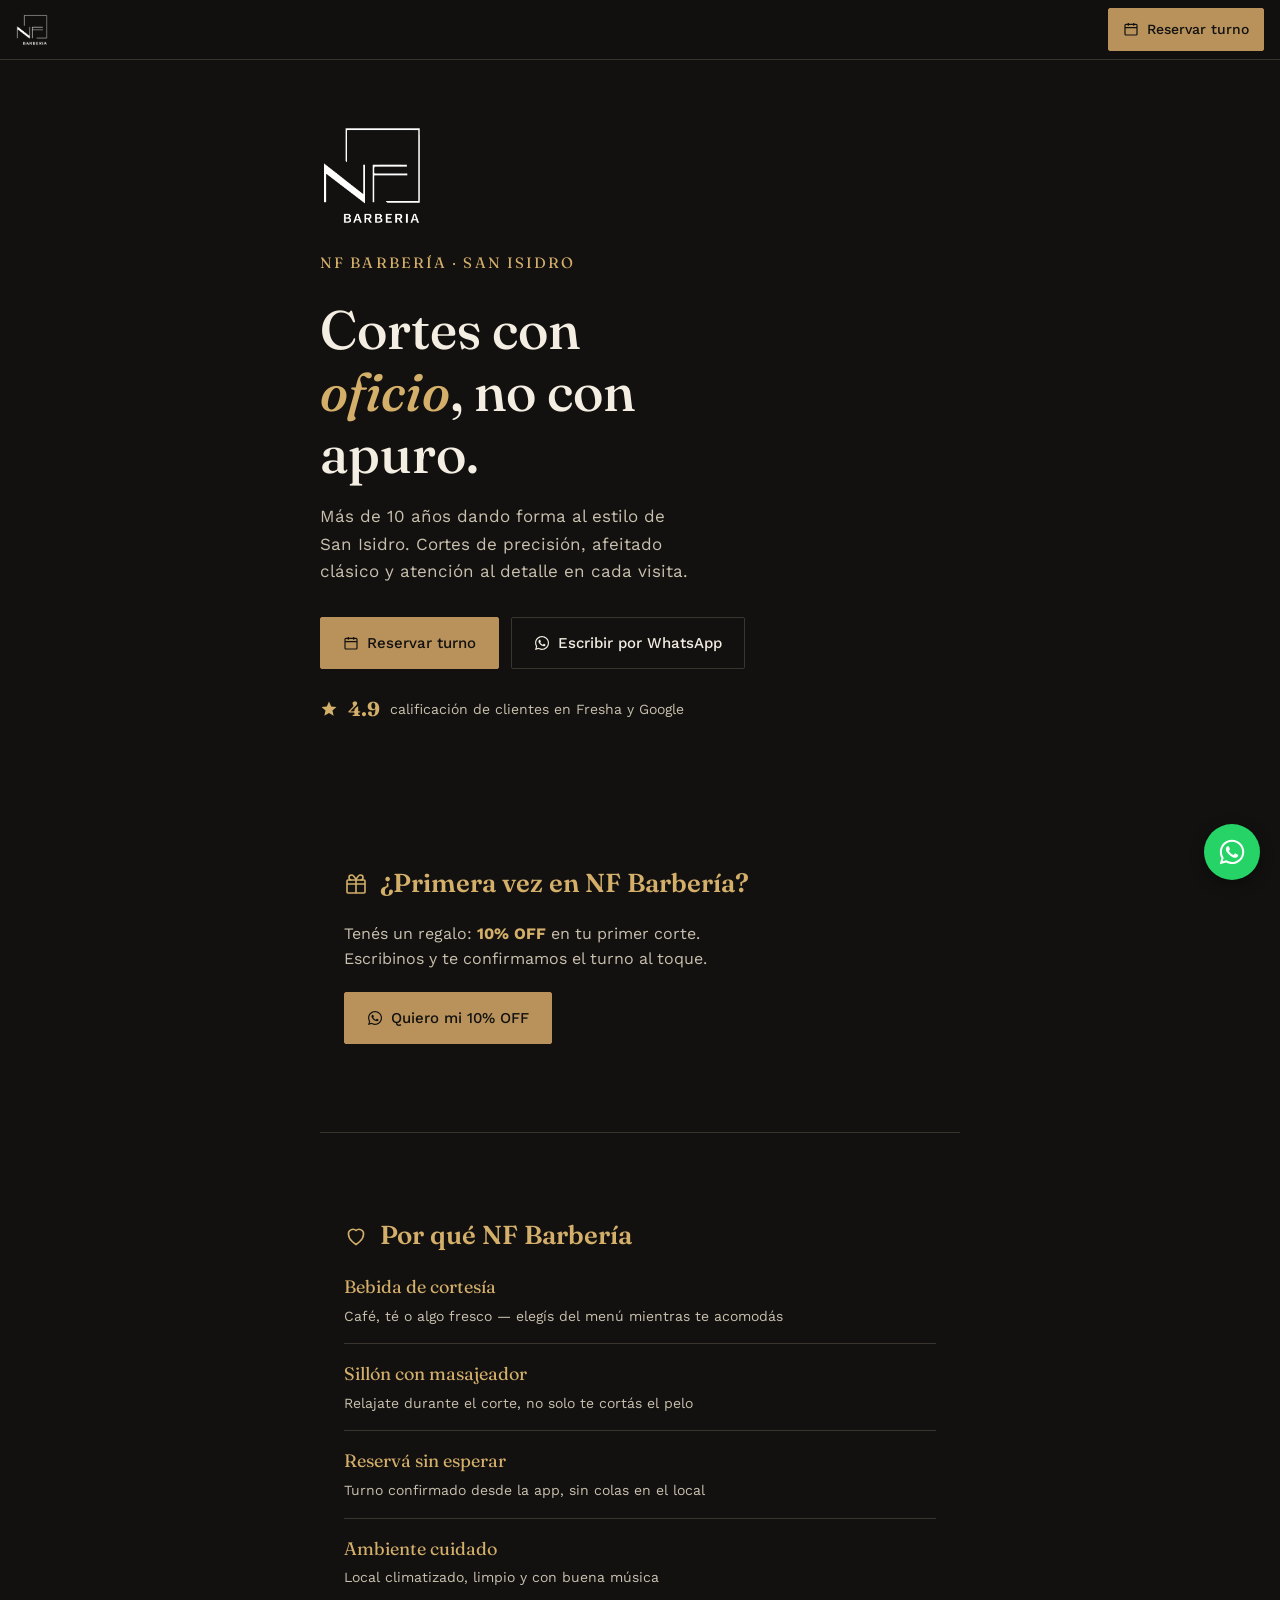
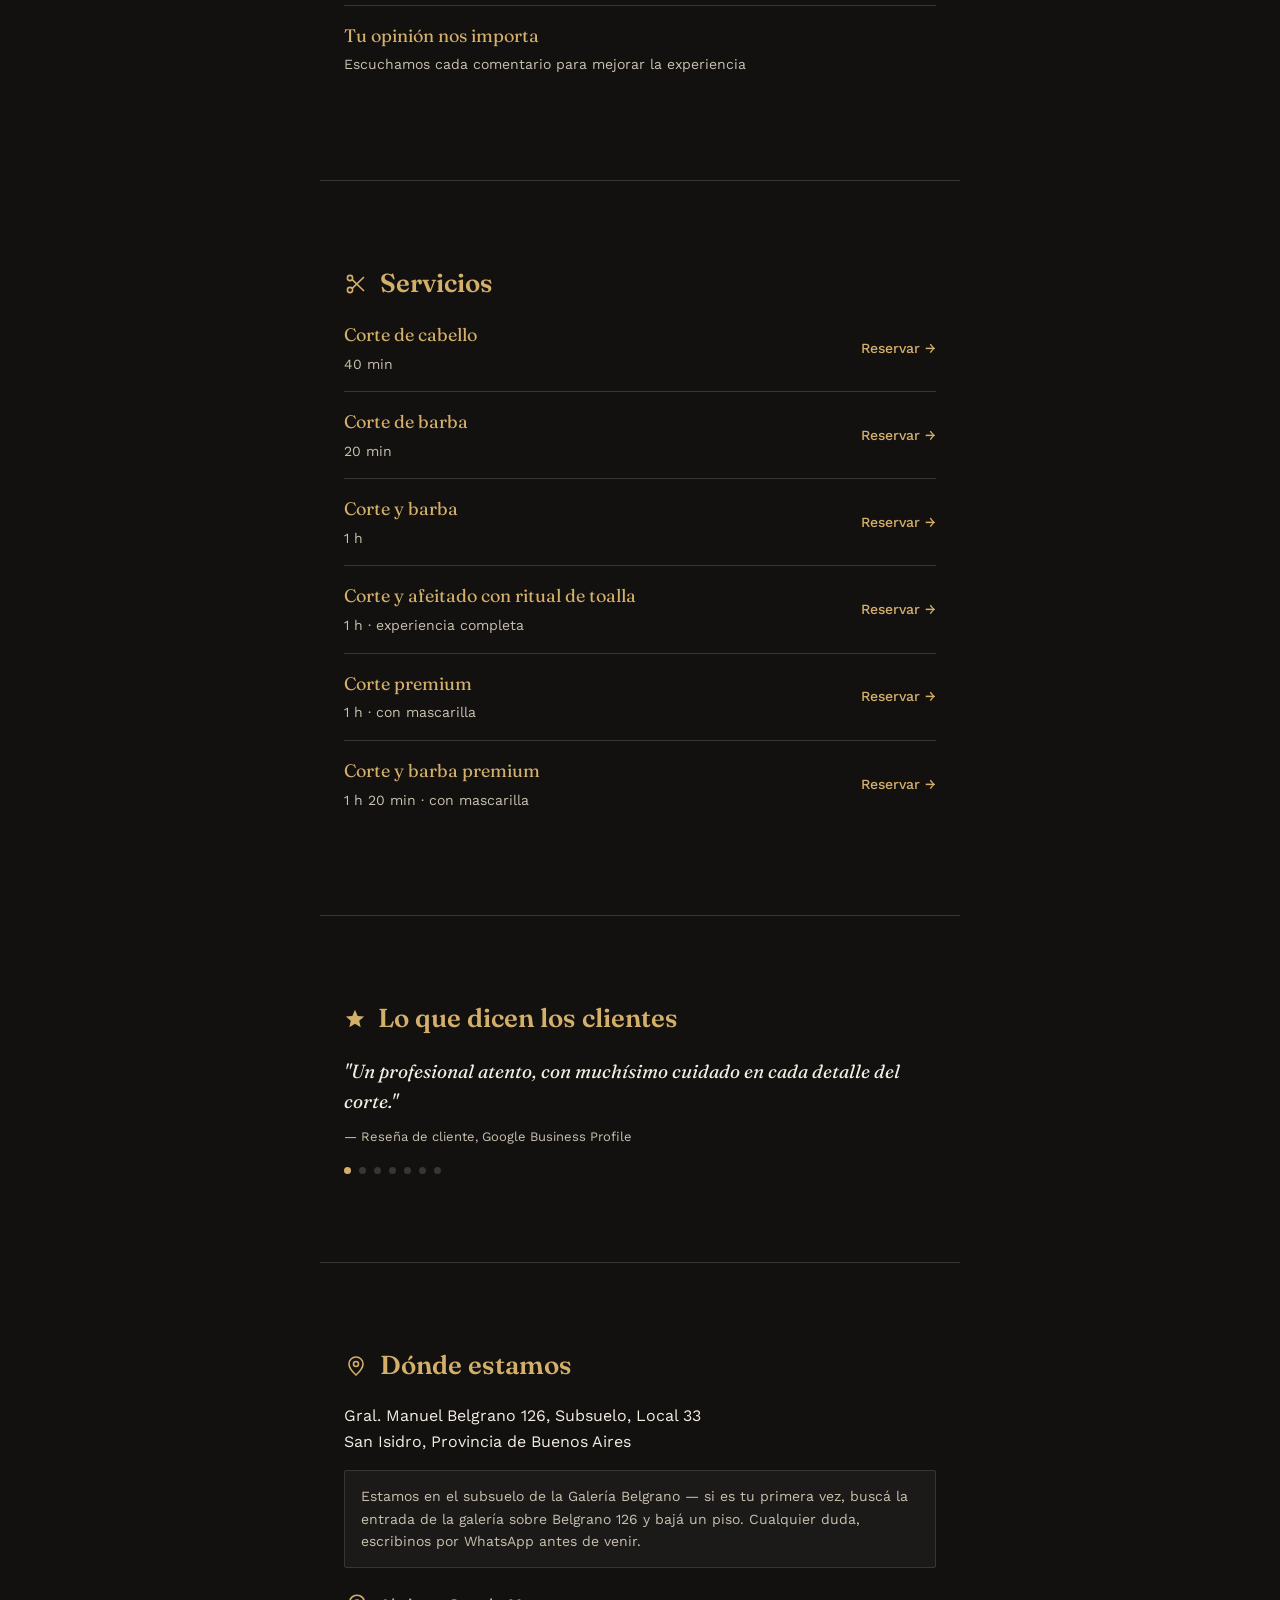
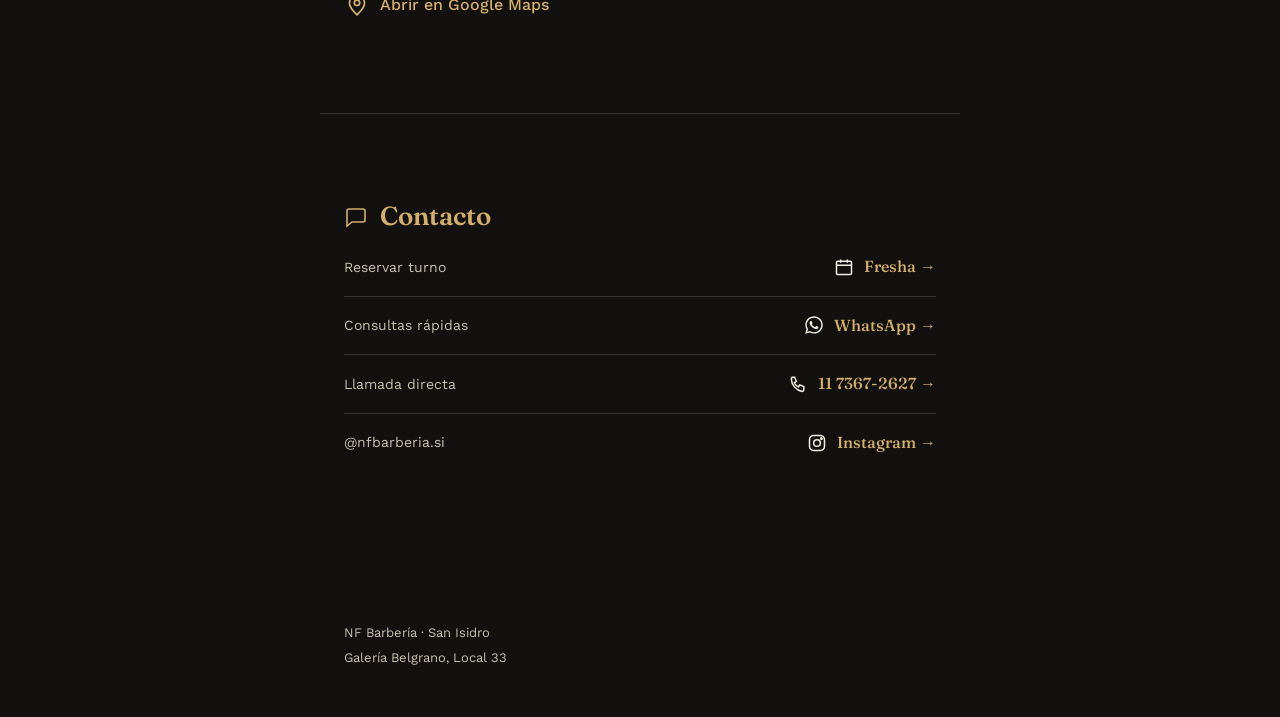
<file: index.html>
<!DOCTYPE html>
<html lang="es">
<head>

<script>(function(w,d,s,l,i){w[l]=w[l]||[];w[l].push({'gtm.start':
new Date().getTime(),event:'gtm.js'});var f=d.getElementsByTagName(s)[0],
j=d.createElement(s),dl=l!='dataLayer'?'&l='+l:'';j.async=true;j.src=
'https://www.googletagmanager.com/gtm.js?id='+i+dl;f.parentNode.insertBefore(j,f);
})(window,document,'script','dataLayer','GTM-MN6VZDSJ');</script>

<meta charset="UTF-8">
<meta name="viewport" content="width=device-width, initial-scale=1, viewport-fit=cover">
<meta name="theme-color" content="#121110">
<meta name="robots" content="index, follow">
<title>NF Barbería San Isidro | Corte, Barba y Afeitado Clásico</title>
<meta name="description" content="Barbería en San Isidro con +10 años de experiencia. Cortes de precisión, barba y afeitado con ritual de toalla. 4.9★ (305 reseñas). Reservá tu turno online.">
<meta name="keywords" content="barbería San Isidro, corte de pelo San Isidro, barbero San Isidro, afeitado clásico, NF Barbería">
<meta name="author" content="NF Barbería">

<link rel="canonical" href="https://nicolasflorio1105.github.io/Nfbarberia/">

<meta property="og:type" content="business.business">
<meta property="og:title" content="NF Barbería San Isidro | Cortes con oficio, no con apuro">
<meta property="og:description" content="Más de 10 años de experiencia. Cortes de precisión, barba y afeitado clásico en Galería Belgrano, San Isidro. 4.9★. Reservá tu turno.">
<meta property="og:url" content="https://nicolasflorio1105.github.io/Nfbarberia/">
<meta property="og:locale" content="es_AR">
<meta property="og:site_name" content="NF Barbería">
<meta property="og:image" content="https://nicolasflorio1105.github.io/Nfbarberia/assets/img/og-cover.jpg">
<meta property="og:image:width" content="1200">
<meta property="og:image:height" content="630">
<meta name="twitter:card" content="summary_large_image">
<meta name="twitter:title" content="NF Barbería San Isidro">
<meta name="twitter:description" content="Cortes con oficio, no con apuro. Más de 10 años de experiencia en San Isidro.">
<meta name="twitter:image" content="https://nicolasflorio1105.github.io/Nfbarberia/assets/img/og-cover.jpg">

<link rel="icon" type="image/png" sizes="32x32" href="assets/img/favicon-32.png">
<link rel="icon" type="image/png" sizes="16x16" href="assets/img/favicon-16.png">
<link rel="apple-touch-icon" sizes="180x180" href="assets/img/apple-touch-icon.png">
<link rel="icon" href="assets/img/favicon.ico">

<link rel="preconnect" href="https://fonts.googleapis.com">
<link rel="preconnect" href="https://fonts.gstatic.com" crossorigin>
<link href="https://fonts.googleapis.com/css2?family=Fraunces:opsz,wght@9..144,400;9..144,500;9..144,600&family=Work+Sans:wght@400;500;600&display=swap" rel="stylesheet">

<link rel="stylesheet" href="css/variables.css">
<link rel="stylesheet" href="css/base.css">
<link rel="stylesheet" href="css/components.css">
<link rel="stylesheet" href="css/sections.css">

<script type="application/ld+json">
{
  "@context": "https://schema.org",
  "@type": "HairSalon",
  "name": "NF Barbería",
  "image": "https://nicolasflorio1105.github.io/Nfbarberia/assets/img/og-cover.jpg",
  "logo": "https://nicolasflorio1105.github.io/Nfbarberia/assets/img/logo.png",
  "url": "https://nicolasflorio1105.github.io/Nfbarberia/",
  "telephone": "+5491173672627",
  "priceRange": "$$",
  "address": {
    "@type": "PostalAddress",
    "streetAddress": "Gral. Manuel Belgrano 126, Subsuelo, Local 33",
    "addressLocality": "San Isidro",
    "addressRegion": "Buenos Aires",
    "postalCode": "B1642",
    "addressCountry": "AR"
  },
  "aggregateRating": {
    "@type": "AggregateRating",
    "ratingValue": "4.9",
    "reviewCount": "305"
  },
  "potentialAction": {
    "@type": "ReserveAction",
    "target": {
      "@type": "EntryPoint",
      "urlTemplate": "https://www.fresha.com/a/nf-barberia-san-isidro-general-manuel-belgrano-126-txnyiawe",
      "actionPlatform": [
        "http://schema.org/DesktopWebPlatform",
        "http://schema.org/MobileWebPlatform"
      ]
    },
    "result": {
      "@type": "Reservation",
      "name": "Reserva de turno en NF Barbería"
    }
  },
  "sameAs": [
    "https://www.instagram.com/nfbarberia.si/",
    "https://www.fresha.com/a/nf-barberia-san-isidro-general-manuel-belgrano-126-txnyiawe"
  ]
}
</script>

<script>
!function(f,b,e,v,n,t,s)
{if(f.fbq)return;n=f.fbq=function(){n.callMethod?
n.callMethod.apply(n,arguments):n.queue.push(arguments)};
if(!f._fbq)f._fbq=n;n.push=n;n.loaded=!0;n.version='2.0';
n.queue=[];t=b.createElement(e);t.async=!0;
t.src=v;s=b.getElementsByTagName(e)[0];
s.parentNode.insertBefore(t,s)}(window, document,'script',
'https://connect.facebook.net/en_US/fbevents.js');
fbq('init', '145715509573562');
fbq('track', 'PageView');
</script>
<noscript><img height="1" width="1" style="display:none"
src="https://www.facebook.com/tr?id=145715509573562&ev=PageView&noscript=1"
/></noscript>

</head>
<body>

<noscript><iframe src="https://www.googletagmanager.com/ns.html?id=GTM-MN6VZDSJ"
height="0" width="0" style="display:none;visibility:hidden"></iframe></noscript>

<a class="skip-link" href="#main-content">Saltar al contenido principal</a>

<div class="sticky-cta-bar">
  <img class="sticky-cta-bar__brand" src="assets/img/logo.png" alt="NF Barbería" width="120" height="119">
  <div class="sticky-cta-bar__actions">
    <a class="btn btn-solid btn-compact js-track-reservar"
       data-origen="barra_fija"
       href="https://www.fresha.com/a/nf-barberia-san-isidro-general-manuel-belgrano-126-txnyiawe"
       target="_blank" rel="noopener">
      <svg viewBox="0 0 24 24" fill="none" stroke="currentColor" stroke-width="1.8" aria-hidden="true"><rect x="3" y="5" width="18" height="16" rx="1.5"/><path d="M3 10h18M8 3v4M16 3v4"/></svg>
      <span class="btn-label">Reservar turno</span>
    </a>
  </div>
</div>

<a class="whatsapp-float js-track-whatsapp" data-origen="flotante"
   href="https://wa.me/5491173672627" target="_blank" rel="noopener"
   aria-label="Escribir por WhatsApp">
  <svg viewBox="0 0 448 512" fill="currentColor" aria-hidden="true"><path d="M380.9 97.1C339 55.1 283.2 32 223.9 32c-122.4 0-222 99.6-222 222 0 39.1 10.2 77.3 29.6 111L0 480l117.7-30.9c32.4 17.7 68.9 27 106.1 27h.1c122.3 0 224.1-99.6 224.1-222 0-59.3-25.2-115-67.1-157zm-157 341.6c-33.2 0-65.7-8.9-94-25.7l-6.7-4-69.8 18.3L72 359.2l-4.4-7c-18.5-29.4-28.2-63.3-28.2-98.2 0-101.7 82.8-184.5 184.6-184.5 49.3 0 95.6 19.2 130.4 54.1 34.8 34.9 56.2 81.2 56.1 130.5 0 101.8-84.9 184.6-186.6 184.6zm101.2-138.2c-5.5-2.8-32.8-16.2-37.9-18-5.1-1.9-8.8-2.8-12.5 2.8-3.7 5.6-14.3 18-17.6 21.8-3.2 3.7-6.5 4.2-12 1.4-32.6-16.3-54-29.1-75.5-66-5.7-9.8 5.7-9.1 16.3-30.3 1.8-3.7.9-6.9-.5-9.7-1.4-2.8-12.5-30.1-17.1-41.2-4.5-10.8-9.1-9.3-12.5-9.5-3.2-.2-6.9-.2-10.6-.2-3.7 0-9.7 1.4-14.8 6.9-5.1 5.6-19.4 19-19.4 46.3 0 27.3 19.9 53.7 22.6 57.4 2.8 3.7 39.1 59.7 94.8 83.8 35.2 15.2 49 16.5 66.6 13.9 10.7-1.6 32.8-13.4 37.4-26.4 4.6-13 4.6-24.1 3.2-26.4-1.3-2.5-5-3.9-10.5-6.6z"/></svg>
</a>

<main id="main-content">

  <header class="hero wrap reveal">
    <img class="hero__logo" src="assets/img/logo.png" alt="NF Barbería" width="104" height="103">
    <p class="hero__mark">NF BARBERÍA · SAN ISIDRO</p>
    <h1 class="hero__title">Cortes con <em>oficio</em>, no con apuro.</h1>
    <p class="hero__lede">Más de 10 años dando forma al estilo de San Isidro. Cortes de precisión, afeitado clásico y atención al detalle en cada visita.</p>
    <div class="hero__cta">
      <a class="btn btn-solid js-track-reservar" data-origen="hero"
         href="https://www.fresha.com/a/nf-barberia-san-isidro-general-manuel-belgrano-126-txnyiawe"
         target="_blank" rel="noopener">
        <svg viewBox="0 0 24 24" fill="none" stroke="currentColor" stroke-width="1.8" aria-hidden="true"><rect x="3" y="5" width="18" height="16" rx="1.5"/><path d="M3 10h18M8 3v4M16 3v4"/></svg>
        Reservar turno
      </a>
      <a class="btn btn-outline js-track-whatsapp" data-origen="hero"
         href="https://wa.me/5491173672627"
         target="_blank" rel="noopener">
        <svg viewBox="0 0 448 512" fill="currentColor" aria-hidden="true" style="width:16px;height:16px;"><path d="M380.9 97.1C339 55.1 283.2 32 223.9 32c-122.4 0-222 99.6-222 222 0 39.1 10.2 77.3 29.6 111L0 480l117.7-30.9c32.4 17.7 68.9 27 106.1 27h.1c122.3 0 224.1-99.6 224.1-222 0-59.3-25.2-115-67.1-157zm-157 341.6c-33.2 0-65.7-8.9-94-25.7l-6.7-4-69.8 18.3L72 359.2l-4.4-7c-18.5-29.4-28.2-63.3-28.2-98.2 0-101.7 82.8-184.5 184.6-184.5 49.3 0 95.6 19.2 130.4 54.1 34.8 34.9 56.2 81.2 56.1 130.5 0 101.8-84.9 184.6-186.6 184.6zm101.2-138.2c-5.5-2.8-32.8-16.2-37.9-18-5.1-1.9-8.8-2.8-12.5 2.8-3.7 5.6-14.3 18-17.6 21.8-3.2 3.7-6.5 4.2-12 1.4-32.6-16.3-54-29.1-75.5-66-5.7-9.8 5.7-9.1 16.3-30.3 1.8-3.7.9-6.9-.5-9.7-1.4-2.8-12.5-30.1-17.1-41.2-4.5-10.8-9.1-9.3-12.5-9.5-3.2-.2-6.9-.2-10.6-.2-3.7 0-9.7 1.4-14.8 6.9-5.1 5.6-19.4 19-19.4 46.3 0 27.3 19.9 53.7 22.6 57.4 2.8 3.7 39.1 59.7 94.8 83.8 35.2 15.2 49 16.5 66.6 13.9 10.7-1.6 32.8-13.4 37.4-26.4 4.6-13 4.6-24.1 3.2-26.4-1.3-2.5-5-3.9-10.5-6.6z"/></svg>
        Escribir por WhatsApp
      </a>
    </div>
    <div class="rating hero__rating">
      <svg class="icon" viewBox="0 0 24 24" fill="currentColor" aria-hidden="true"><path d="M12 2l2.9 6.6 7.1.7-5.4 4.7 1.6 7-6.2-3.7-6.2 3.7 1.6-7-5.4-4.7 7.1-.7z"/></svg>
      <strong>4.9</strong>
      <span>calificación de clientes en Fresha y Google</span>
    </div>
  </header>

  <section class="wrap reveal" id="promo-nuevos">
    <h2 class="h2" style="display:flex; align-items:center; gap:12px;">
      <svg viewBox="0 0 24 24" fill="none" stroke="currentColor" stroke-width="1.6" style="width:24px;height:24px;color:var(--color-gold-bright); flex-shrink:0;" aria-hidden="true"><rect x="3" y="8" width="18" height="13" rx="1"/><path d="M3 12h18M12 8v13M7.5 8a2.5 2.5 0 010-5C10 3 12 8 12 8s2-5 4.5-5a2.5 2.5 0 010 5"/></svg>
      ¿Primera vez en NF Barbería?
    </h2>
    <p class="section-lede">Tenés un regalo: <strong style="color:var(--color-gold-bright);">10% OFF</strong> en tu primer corte. Escribinos y te confirmamos el turno al toque.</p>
    <a class="btn btn-solid js-track-whatsapp" data-origen="promo_primera_vez"
       href="https://wa.me/5491173672627?text=Hola%21%20Es%20mi%20primera%20vez%20en%20NF%20Barber%C3%ADa%20y%20quiero%20reservar%20con%20el%20c%C3%B3digo%20PRIMERANF10%20%2810%25%20OFF%29%20%F0%9F%8E%89"
       target="_blank" rel="noopener">
      <svg viewBox="0 0 448 512" fill="currentColor" aria-hidden="true" style="width:16px;height:16px;"><path d="M380.9 97.1C339 55.1 283.2 32 223.9 32c-122.4 0-222 99.6-222 222 0 39.1 10.2 77.3 29.6 111L0 480l117.7-30.9c32.4 17.7 68.9 27 106.1 27h.1c122.3 0 224.1-99.6 224.1-222 0-59.3-25.2-115-67.1-157zm-157 341.6c-33.2 0-65.7-8.9-94-25.7l-6.7-4-69.8 18.3L72 359.2l-4.4-7c-18.5-29.4-28.2-63.3-28.2-98.2 0-101.7 82.8-184.5 184.6-184.5 49.3 0 95.6 19.2 130.4 54.1 34.8 34.9 56.2 81.2 56.1 130.5 0 101.8-84.9 184.6-186.6 184.6zm101.2-138.2c-5.5-2.8-32.8-16.2-37.9-18-5.1-1.9-8.8-2.8-12.5 2.8-3.7 5.6-14.3 18-17.6 21.8-3.2 3.7-6.5 4.2-12 1.4-32.6-16.3-54-29.1-75.5-66-5.7-9.8 5.7-9.1 16.3-30.3 1.8-3.7.9-6.9-.5-9.7-1.4-2.8-12.5-30.1-17.1-41.2-4.5-10.8-9.1-9.3-12.5-9.5-3.2-.2-6.9-.2-10.6-.2-3.7 0-9.7 1.4-14.8 6.9-5.1 5.6-19.4 19-19.4 46.3 0 27.3 19.9 53.7 22.6 57.4 2.8 3.7 39.1 59.7 94.8 83.8 35.2 15.2 49 16.5 66.6 13.9 10.7-1.6 32.8-13.4 37.4-26.4 4.6-13 4.6-24.1 3.2-26.4-1.3-2.5-5-3.9-10.5-6.6z"/></svg>
      Quiero mi 10% OFF
    </a>
  </section>

  <section class="wrap reveal" id="por-que">
    <h2 class="h2" style="display:flex; align-items:center; gap:12px;">
      <svg viewBox="0 0 24 24" fill="none" stroke="currentColor" stroke-width="1.6" style="width:24px;height:24px;color:var(--color-gold-bright); flex-shrink:0;" aria-hidden="true"><path d="M12 20.5s-7.5-4.6-7.5-10A4.5 4.5 0 0112 6.5a4.5 4.5 0 017.5 4c0 5.4-7.5 10-7.5 10z"/></svg>
      Por qué NF Barbería
    </h2>
    <div class="row-list">
      <div class="row-item">
        <div><div class="row-title">Bebida de cortesía</div><div class="row-note">Café, té o algo fresco — elegís del menú mientras te acomodás</div></div>
      </div>
      <div class="row-item">
        <div><div class="row-title">Sillón con masajeador</div><div class="row-note">Relajate durante el corte, no solo te cortás el pelo</div></div>
      </div>
      <div class="row-item">
        <div><div class="row-title">Reservá sin esperar</div><div class="row-note">Turno confirmado desde la app, sin colas en el local</div></div>
      </div>
      <div class="row-item">
        <div><div class="row-title">Ambiente cuidado</div><div class="row-note">Local climatizado, limpio y con buena música</div></div>
      </div>
      <div class="row-item">
        <div><div class="row-title">Tu opinión nos importa</div><div class="row-note">Escuchamos cada comentario para mejorar la experiencia</div></div>
      </div>
    </div>
  </section>

  <section class="wrap reveal" id="servicios">
    <h2 class="h2" style="display:flex; align-items:center; gap:12px;">
      <svg viewBox="0 0 24 24" fill="none" stroke="currentColor" stroke-width="1.6" style="width:24px;height:24px;color:var(--color-gold-bright); flex-shrink:0;" aria-hidden="true"><circle cx="6" cy="6" r="2.6"/><circle cx="6" cy="18" r="2.6"/><path d="M8.2 7.6L20 19M20 5L8.2 16.4"/></svg>
      Servicios
    </h2>
    <div class="row-list">
      <div class="row-item">
        <div><div class="row-title">Corte de cabello</div><div class="row-note">40 min</div></div>
        <a class="row-link js-track-reservar" data-origen="servicios" href="https://www.fresha.com/a/nf-barberia-san-isidro-general-manuel-belgrano-126-txnyiawe" target="_blank" rel="noopener">Reservar →</a>
      </div>
      <div class="row-item">
        <div><div class="row-title">Corte de barba</div><div class="row-note">20 min</div></div>
        <a class="row-link js-track-reservar" data-origen="servicios" href="https://www.fresha.com/a/nf-barberia-san-isidro-general-manuel-belgrano-126-txnyiawe" target="_blank" rel="noopener">Reservar →</a>
      </div>
      <div class="row-item">
        <div><div class="row-title">Corte y barba</div><div class="row-note">1 h</div></div>
        <a class="row-link js-track-reservar" data-origen="servicios" href="https://www.fresha.com/a/nf-barberia-san-isidro-general-manuel-belgrano-126-txnyiawe" target="_blank" rel="noopener">Reservar →</a>
      </div>
      <div class="row-item">
        <div><div class="row-title">Corte y afeitado con ritual de toalla</div><div class="row-note">1 h · experiencia completa</div></div>
        <a class="row-link js-track-reservar" data-origen="servicios" href="https://www.fresha.com/a/nf-barberia-san-isidro-general-manuel-belgrano-126-txnyiawe" target="_blank" rel="noopener">Reservar →</a>
      </div>
      <div class="row-item">
        <div><div class="row-title">Corte premium</div><div class="row-note">1 h · con mascarilla</div></div>
        <a class="row-link js-track-reservar" data-origen="servicios" href="https://www.fresha.com/a/nf-barberia-san-isidro-general-manuel-belgrano-126-txnyiawe" target="_blank" rel="noopener">Reservar →</a>
      </div>
      <div class="row-item">
        <div><div class="row-title">Corte y barba premium</div><div class="row-note">1 h 20 min · con mascarilla</div></div>
        <a class="row-link js-track-reservar" data-origen="servicios" href="https://www.fresha.com/a/nf-barberia-san-isidro-general-manuel-belgrano-126-txnyiawe" target="_blank" rel="noopener">Reservar →</a>
      </div>
    </div>
  </section>

  <section class="wrap reveal" id="resenas">
    <h2 class="h2" style="display:flex; align-items:center; gap:12px;">
      <svg viewBox="0 0 24 24" fill="currentColor" style="width:22px;height:22px;color:var(--color-gold-bright); flex-shrink:0;" aria-hidden="true"><path d="M12 2l2.9 6.6 7.1.7-5.4 4.7 1.6 7-6.2-3.7-6.2 3.7 1.6-7-5.4-4.7 7.1-.7z"/></svg>
      Lo que dicen los clientes
    </h2>
    <div class="review-carousel" id="reviewCarousel">
      <div class="review-track">
        <div class="review-slide">
          <p class="quote">"Un profesional atento, con muchísimo cuidado en cada detalle del corte."</p>
          <p class="quote-src">— Reseña de cliente, Google Business Profile</p>
        </div>
        <div class="review-slide">
          <p class="quote">"Se nota el buen trato y las ganas de que salgas conforme."</p>
          <p class="quote-src">— Reseña de cliente, Fresha</p>
        </div>
        <div class="review-slide">
          <p class="quote">"Muy atento y amigable, todo ordenado y prolijo. Súper recomendable."</p>
          <p class="quote-src">— Ezequiel, reseña en Google</p>
        </div>
        <div class="review-slide">
          <p class="quote">"Es un genio Nicolás. Súper detallista. Lo recomiendo a full."</p>
          <p class="quote-src">— Pablo, reseña en Google</p>
        </div>
        <div class="review-slide">
          <p class="quote">"Un corte y detalle perfecto. Verdaderamente muy buen lugar, 10 puntos."</p>
          <p class="quote-src">— Reseña de cliente, Google</p>
        </div>
        <div class="review-slide">
          <p class="quote">"Un capo. Nunca escribo reseñas, pero esta no pude evitarla. 100% recomendable."</p>
          <p class="quote-src">— Reseña de cliente, Google</p>
        </div>
        <div class="review-slide">
          <p class="quote">"La mejor barbería de la zona por lejos. Precio, calidad y buena onda."</p>
          <p class="quote-src">— Reseña de cliente, Google</p>
        </div>
      </div>
      <div class="review-dots" id="reviewDots"></div>
    </div>
  </section>

  <section class="wrap reveal" id="ubicacion">
    <h2 class="h2" style="display:flex; align-items:center; gap:12px;">
      <svg viewBox="0 0 24 24" fill="none" stroke="currentColor" stroke-width="1.6" style="width:24px;height:24px;color:var(--color-gold-bright); flex-shrink:0;" aria-hidden="true"><path d="M12 21s-7-6.2-7-11a7 7 0 0114 0c0 4.8-7 11-7 11z"/><circle cx="12" cy="10" r="2.5"/></svg>
      Dónde estamos
    </h2>
    <p>Gral. Manuel Belgrano 126, Subsuelo, Local 33</p>
    <p>San Isidro, Provincia de Buenos Aires</p>
    <div class="location-note">
      Estamos en el subsuelo de la Galería Belgrano — si es tu primera vez, buscá la entrada de la galería sobre Belgrano 126 y bajá un piso. Cualquier duda, escribinos por WhatsApp antes de venir.
    </div>
    <div class="map-frame">
      <a class="map-cta" href="https://www.google.com/maps/search/?api=1&query=General+Manuel+Belgrano+126+San+Isidro" target="_blank" rel="noopener">
        <svg viewBox="0 0 24 24" fill="none" stroke="currentColor" stroke-width="1.6" style="width:26px;height:26px;" aria-hidden="true"><path d="M12 21s-7-6.2-7-11a7 7 0 0114 0c0 4.8-7 11-7 11z"/><circle cx="12" cy="10" r="2.5"/></svg>
        <span>Abrir en Google Maps</span>
      </a>
    </div>
  </section>

  <section class="wrap reveal" id="contacto">
    <h2 class="h2" style="display:flex; align-items:center; gap:12px;">
      <svg viewBox="0 0 24 24" fill="none" stroke="currentColor" stroke-width="1.6" style="width:24px;height:24px;color:var(--color-gold-bright); flex-shrink:0;" aria-hidden="true"><path d="M21 15a2 2 0 01-2 2H8l-5 4V6a2 2 0 012-2h14a2 2 0 012 2z"/></svg>
      Contacto
    </h2>
    <div class="contact-grid">
      <a class="contact-item js-track-reservar" data-origen="contacto" href="https://www.fresha.com/a/nf-barberia-san-isidro-general-manuel-belgrano-126-txnyiawe" target="_blank" rel="noopener">
        <span>Reservar turno</span>
        <span class="label">
          <svg class="icon" viewBox="0 0 24 24" fill="none" stroke="currentColor" stroke-width="1.8" aria-hidden="true"><rect x="3" y="5" width="18" height="16" rx="1.5"/><path d="M3 10h18M8 3v4M16 3v4"/></svg>
          <strong>Fresha →</strong>
        </span>
      </a>
      <a class="contact-item js-track-whatsapp" data-origen="contacto" href="https://wa.me/5491173672627" target="_blank" rel="noopener">
        <span>Consultas rápidas</span>
        <span class="label">
          <svg class="icon" viewBox="0 0 448 512" fill="currentColor" aria-hidden="true"><path d="M380.9 97.1C339 55.1 283.2 32 223.9 32c-122.4 0-222 99.6-222 222 0 39.1 10.2 77.3 29.6 111L0 480l117.7-30.9c32.4 17.7 68.9 27 106.1 27h.1c122.3 0 224.1-99.6 224.1-222 0-59.3-25.2-115-67.1-157zm-157 341.6c-33.2 0-65.7-8.9-94-25.7l-6.7-4-69.8 18.3L72 359.2l-4.4-7c-18.5-29.4-28.2-63.3-28.2-98.2 0-101.7 82.8-184.5 184.6-184.5 49.3 0 95.6 19.2 130.4 54.1 34.8 34.9 56.2 81.2 56.1 130.5 0 101.8-84.9 184.6-186.6 184.6zm101.2-138.2c-5.5-2.8-32.8-16.2-37.9-18-5.1-1.9-8.8-2.8-12.5 2.8-3.7 5.6-14.3 18-17.6 21.8-3.2 3.7-6.5 4.2-12 1.4-32.6-16.3-54-29.1-75.5-66-5.7-9.8 5.7-9.1 16.3-30.3 1.8-3.7.9-6.9-.5-9.7-1.4-2.8-12.5-30.1-17.1-41.2-4.5-10.8-9.1-9.3-12.5-9.5-3.2-.2-6.9-.2-10.6-.2-3.7 0-9.7 1.4-14.8 6.9-5.1 5.6-19.4 19-19.4 46.3 0 27.3 19.9 53.7 22.6 57.4 2.8 3.7 39.1 59.7 94.8 83.8 35.2 15.2 49 16.5 66.6 13.9 10.7-1.6 32.8-13.4 37.4-26.4 4.6-13 4.6-24.1 3.2-26.4-1.3-2.5-5-3.9-10.5-6.6z"/></svg>
          <strong>WhatsApp →</strong>
        </span>
      </a>
      <a class="contact-item" href="tel:+5491173672627">
        <span>Llamada directa</span>
        <span class="label">
          <svg class="icon" viewBox="0 0 24 24" fill="none" stroke="currentColor" stroke-width="1.8" aria-hidden="true"><path d="M4 4h4l2 5-2.5 1.5a11 11 0 005 5L14 13l5 2v4c0 1-1 2-2 2A16 16 0 014 6c0-1 1-2 2-2z"/></svg>
          <strong>11 7367-2627 →</strong>
        </span>
      </a>
      <a class="contact-item" href="https://www.instagram.com/nfbarberia.si/" target="_blank" rel="noopener">
        <span>@nfbarberia.si</span>
        <span class="label">
          <svg class="icon" viewBox="0 0 24 24" fill="none" stroke="currentColor" stroke-width="1.8" aria-hidden="true"><rect x="3" y="3" width="18" height="18" rx="5"/><circle cx="12" cy="12" r="4"/><circle cx="17.3" cy="6.7" r="1"/></svg>
          <strong>Instagram →</strong>
        </span>
      </a>
    </div>
  </section>

  <footer class="wrap">
    <span>NF Barbería · San Isidro</span>
    <span>Galería Belgrano, Local 33</span>
  </footer>

</main>

<script type="module" src="js/main.js"></script>

</body>
</html>
</file>
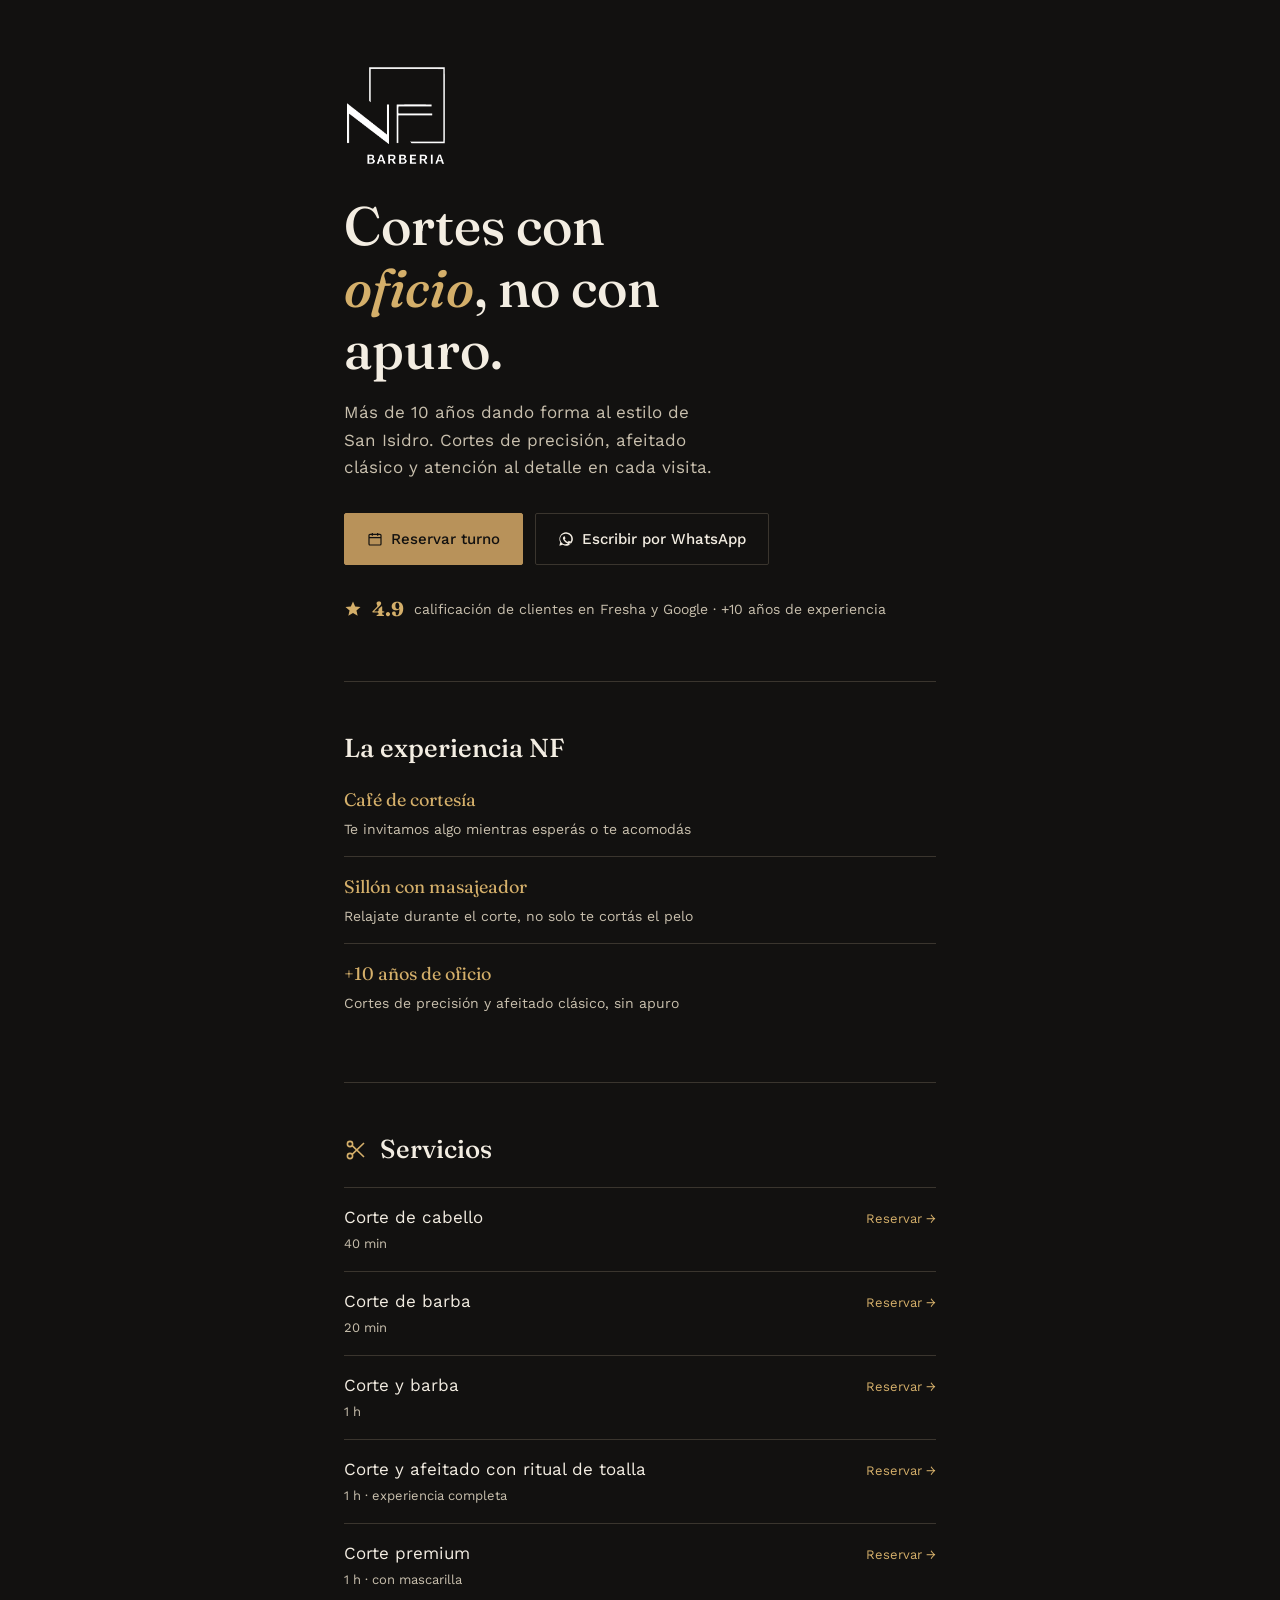
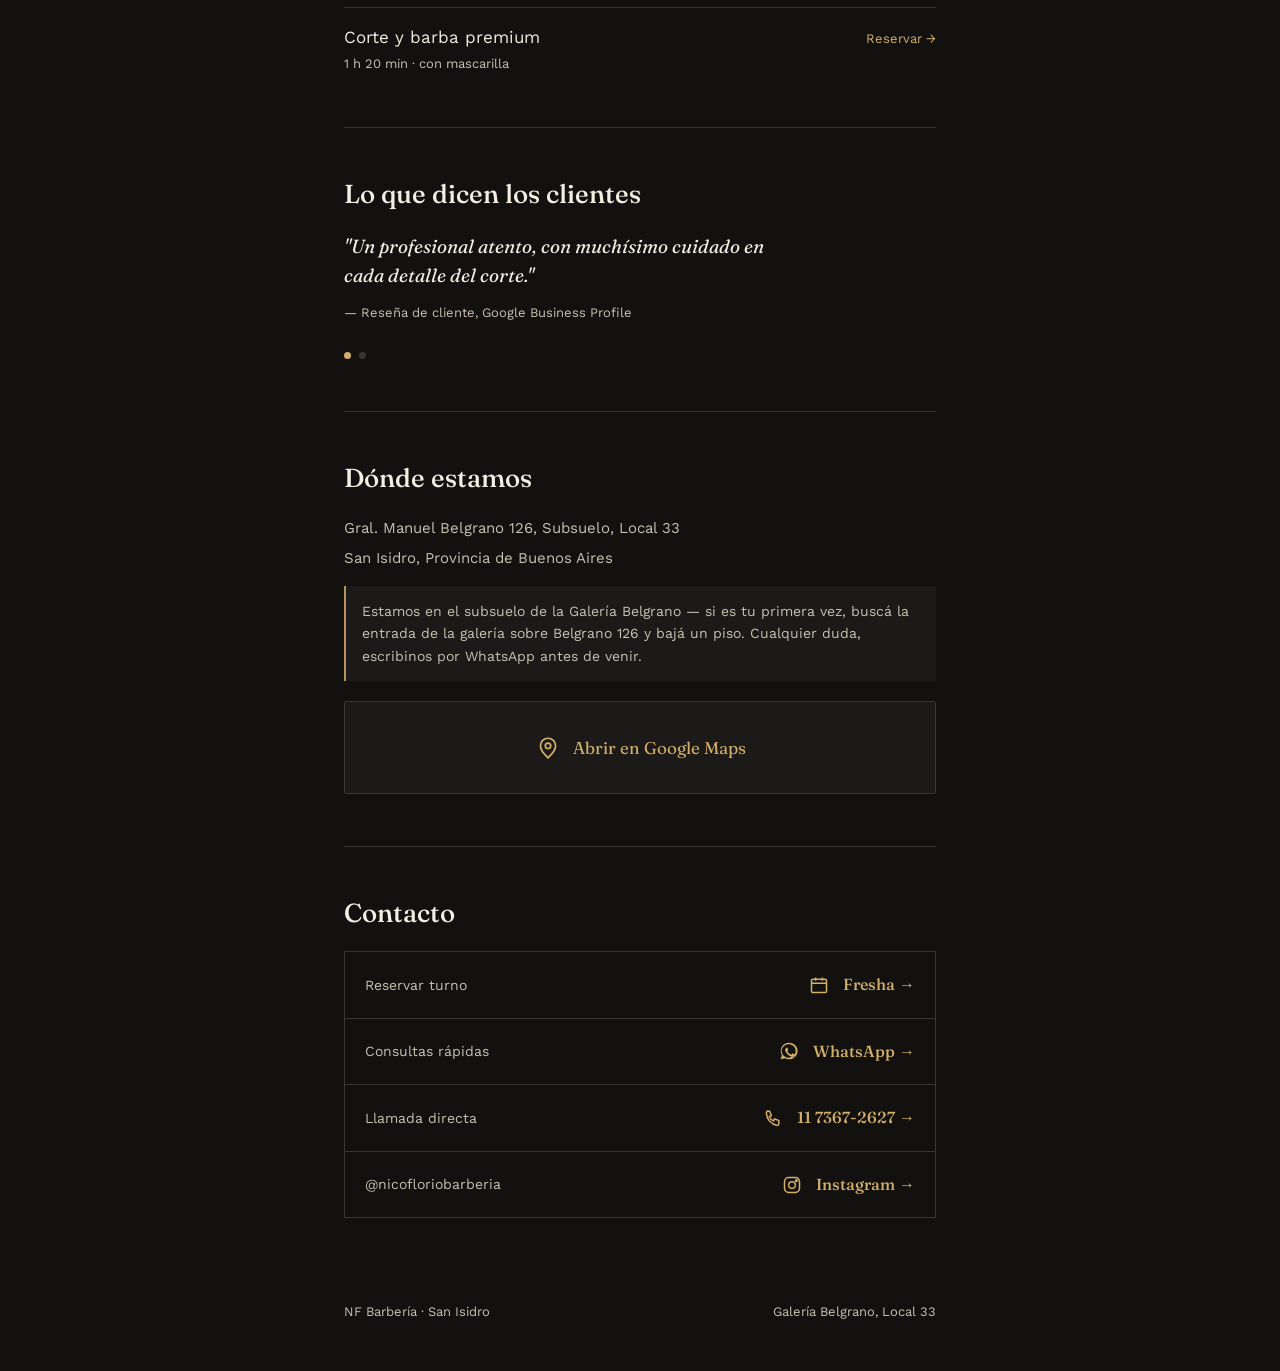
<file: index-2.html>
<!DOCTYPE html>
<html lang="es">
<head>
<!-- Google Tag Manager -->
<script>(function(w,d,s,l,i){w[l]=w[l]||[];w[l].push({'gtm.start':
new Date().getTime(),event:'gtm.js'});var f=d.getElementsByTagName(s)[0],
j=d.createElement(s),dl=l!='dataLayer'?'&l='+l:'';j.async=true;j.src=
'https://www.googletagmanager.com/gtm.js?id='+i+dl;f.parentNode.insertBefore(j,f);
})(window,document,'script','dataLayer','GTM-MN6VZDSJ');</script>
<!-- End Google Tag Manager -->
<meta charset="UTF-8">
<meta name="viewport" content="width=device-width, initial-scale=1, viewport-fit=cover">
<meta name="theme-color" content="#121110">
<meta name="robots" content="index, follow">
<title>NF Barbería San Isidro | Cortes de cabello, barba y afeitado clásico</title>
<meta name="description" content="Barbería en San Isidro con más de 10 años de experiencia. Cortes de precisión, barba y afeitado con ritual de toalla. Galería Belgrano, Local 33, Subsuelo. 4.9★. Reservá tu turno online.">
<meta name="keywords" content="barbería San Isidro, corte de pelo San Isidro, barbero San Isidro, afeitado clásico, NF Barbería">
<meta name="author" content="NF Barbería">
<!-- Cuando publiques con tu dominio final, actualizá estas 3 líneas (canonical y og:url) con la URL real -->
<link rel="canonical" href="https://nfbarberia.com.ar/">
<meta property="og:type" content="business.business">
<meta property="og:title" content="NF Barbería San Isidro | Cortes con oficio, no con apuro">
<meta property="og:description" content="Más de 10 años de experiencia. Cortes de precisión, barba y afeitado clásico en Galería Belgrano, San Isidro. 4.9★. Reservá tu turno.">
<meta property="og:url" content="https://nfbarberia.com.ar/">
<meta property="og:locale" content="es_AR">
<meta property="og:site_name" content="NF Barbería">
<meta name="twitter:card" content="summary">
<meta name="twitter:title" content="NF Barbería San Isidro">
<meta name="twitter:description" content="Cortes con oficio, no con apuro. Más de 10 años de experiencia en San Isidro.">
<link rel="preconnect" href="https://fonts.googleapis.com">
<link rel="preconnect" href="https://fonts.gstatic.com" crossorigin>
<link href="https://fonts.googleapis.com/css2?family=Fraunces:opsz,wght@9..144,400;9..144,500;9..144,600&family=Work+Sans:wght@400;500;600&display=swap" rel="stylesheet">
<script type="application/ld+json">
{
  "@context": "https://schema.org",
  "@type": "HairSalon",
  "name": "NF Barbería",
  "image": "https://nfbarberia.com.ar/logo.png",
  "url": "https://nfbarberia.com.ar/",
  "telephone": "+5491173672627",
  "priceRange": "$$",
  "address": {
    "@type": "PostalAddress",
    "streetAddress": "Gral. Manuel Belgrano 126, Subsuelo, Local 33",
    "addressLocality": "San Isidro",
    "addressRegion": "Buenos Aires",
    "postalCode": "B1642",
    "addressCountry": "AR"
  },
  "aggregateRating": {
    "@type": "AggregateRating",
    "ratingValue": "4.9",
    "reviewCount": "305"
  },
  "sameAs": [
    "https://www.instagram.com/nicofloriobarberia/",
    "https://www.fresha.com/a/nf-barberia-san-isidro-general-manuel-belgrano-126-txnyiawe"
  ]
}
</script>
<!-- Meta Pixel: pegá tu ID de Facebook/Instagram acá abajo, reemplazando 145715509573562 -->
<script>
!function(f,b,e,v,n,t,s)
{if(f.fbq)return;n=f.fbq=function(){n.callMethod?
n.callMethod.apply(n,arguments):n.queue.push(arguments)};
if(!f._fbq)f._fbq=n;n.push=n;n.loaded=!0;n.version='2.0';
n.queue=[];t=b.createElement(e);t.async=!0;
t.src=v;s=b.getElementsByTagName(e)[0];
s.parentNode.insertBefore(t,s)}(window, document,'script',
'https://connect.facebook.net/en_US/fbevents.js');
fbq('init', '145715509573562');
fbq('track', 'PageView');
</script>
<noscript><img height="1" width="1" style="display:none"
src="https://www.facebook.com/tr?id=145715509573562&ev=PageView&noscript=1"
/></noscript>
<!-- fin Meta Pixel -->
<style>
  :root{
    --black:#121110;
    --charcoal:#1c1a18;
    --gold:#b8925a;
    --gold-bright:#d4af6a;
    --ivory:#f3ede2;
    --ivory-dim:#c9c0ae;
    --line:#3a352e;
  }
  *{box-sizing:border-box; margin:0; padding:0;}
  html{scroll-behavior:smooth;}
  body{
    background:var(--black);
    color:var(--ivory);
    font-family:'Work Sans', sans-serif;
    line-height:1.6;
    -webkit-font-smoothing:antialiased;
  }
  h1,h2,h3{
    font-family:'Fraunces', serif;
    font-weight:500;
    line-height:1.15;
    color:var(--ivory);
  }
  a{color:inherit; text-decoration:none;}
  img{max-width:100%; display:block;}
  .wrap{max-width:640px; margin:0 auto; padding:0 24px;}

  /* HERO */
  header.hero{
    padding:64px 0 56px;
    border-bottom:1px solid var(--line);
    position:relative;
  }
  .mark{
    font-family:'Fraunces', serif;
    font-size:15px;
    letter-spacing:0.14em;
    color:var(--gold-bright);
    margin-bottom:28px;
  }
  .logo{
    width:104px;
    height:auto;
    margin-bottom:28px;
  }
  h1.title{
    font-size:clamp(38px, 9vw, 54px);
    max-width:9ch;
  }
  .title em{
    font-style:italic;
    color:var(--gold-bright);
  }
  .lede{
    margin-top:18px;
    font-size:17px;
    color:var(--ivory-dim);
    max-width:34ch;
  }
  .hero-cta{
    display:flex;
    gap:12px;
    margin-top:32px;
    flex-wrap:wrap;
  }
  .btn{
    display:inline-block;
    padding:13px 22px;
    font-size:15px;
    font-weight:500;
    border-radius:2px;
    border:1px solid var(--gold);
  }
  .btn-solid{
    background:var(--gold);
    color:var(--black);
  }
  .btn-outline{
    color:var(--ivory);
    border-color:var(--line);
  }
  .btn-outline:hover, .btn-solid:hover{border-color:var(--gold-bright);}

  .rating{
    display:flex;
    align-items:center;
    gap:10px;
    margin-top:28px;
    font-size:14px;
    color:var(--ivory-dim);
  }
  .rating strong{
    color:var(--gold-bright);
    font-family:'Fraunces', serif;
    font-size:20px;
  }

  /* SECTIONS */
  section{
    padding:52px 0;
    border-bottom:1px solid var(--line);
  }
  section:last-of-type{border-bottom:none;}
  h2.h2{
    font-size:26px;
    margin-bottom:22px;
  }

  .perks{
    display:flex;
    flex-direction:column;
  }
  .perk-row{
    padding:16px 0;
    border-top:1px solid var(--line);
  }
  .perk-row:first-child{border-top:none; padding-top:0;}
  .perk-name{
    font-family:'Fraunces', serif;
    font-size:18px;
    color:var(--gold-bright);
  }
  .perk-note{
    font-size:14px;
    color:var(--ivory-dim);
    margin-top:3px;
  }

  .services{
    display:flex;
    flex-direction:column;
  }
  .service-row{
    display:flex;
    justify-content:space-between;
    align-items:baseline;
    padding:16px 0;
    border-top:1px solid var(--line);
  }
  .service-row:last-child{padding-bottom:0;}
  .service-name{font-size:17px; color:var(--ivory);}
  .service-note{font-size:13px; color:var(--ivory-dim); margin-top:3px;}
  .service-link{
    font-size:13px;
    color:var(--gold-bright);
    white-space:nowrap;
    padding-left:16px;
  }

  .quote{
    font-family:'Fraunces', serif;
    font-style:italic;
    font-size:19px;
    color:var(--ivory);
    max-width:36ch;
    line-height:1.5;
  }
  .quote-src{
    margin-top:14px;
    font-size:13px;
    color:var(--ivory-dim);
  }

  .review-carousel{
    overflow:hidden;
  }
  .review-track{
    display:flex;
    transition:transform 0.6s ease;
  }
  .review-slide{
    flex:0 0 100%;
    min-width:100%;
  }
  .review-dots{
    display:flex;
    gap:8px;
    margin-top:28px;
  }
  .review-dot{
    width:7px;
    height:7px;
    border-radius:50%;
    background:var(--line);
    cursor:pointer;
    transition:background 0.3s;
  }
  .review-dot.active{
    background:var(--gold-bright);
  }

  .location-block p{
    color:var(--ivory-dim);
    font-size:15px;
    margin-bottom:6px;
  }
  .location-note{
    margin-top:16px;
    padding:14px 16px;
    background:var(--charcoal);
    border-left:2px solid var(--gold);
    font-size:14px;
    color:var(--ivory-dim);
  }
  .map-frame{
    margin-top:20px;
    border-radius:2px;
    overflow:hidden;
    border:1px solid var(--line);
  }
  .map-cta{
    display:flex;
    align-items:center;
    justify-content:center;
    gap:12px;
    padding:32px 20px;
    background:var(--charcoal);
    color:var(--gold-bright);
    font-family:'Fraunces', serif;
    font-size:17px;
  }
  .map-cta:hover{background:#232019;}

  .contact-grid{
    display:flex;
    flex-direction:column;
    gap:1px;
    background:var(--line);
    border:1px solid var(--line);
  }
  .contact-item{
    background:var(--black);
    padding:20px;
    display:flex;
    justify-content:space-between;
    align-items:center;
    gap:14px;
  }
  .contact-item .label{
    display:flex;
    align-items:center;
    gap:14px;
  }
  .contact-item .icon{
    width:22px;
    height:22px;
    flex-shrink:0;
    color:var(--gold-bright);
  }
  .contact-item .label .icon{
    width:20px;
    height:20px;
  }
  .contact-item > span:not(.label){color:var(--ivory-dim); font-size:14px;}
  .contact-item strong{
    font-family:'Fraunces', serif;
    font-weight:500;
    font-size:16px;
    color:var(--gold-bright);
    white-space:nowrap;
  }

  footer{
    padding:32px 0 48px;
    font-size:13px;
    color:var(--ivory-dim);
    display:flex;
    justify-content:space-between;
    flex-wrap:wrap;
    gap:8px;
  }

  @media (max-width:480px){
    .contact-item{flex-wrap:wrap;}
    .service-row{flex-direction:column; align-items:flex-start;}
    .service-link{padding-left:0; margin-top:4px;}
  }

  @media (max-width:360px){
    .wrap{padding:0 18px;}
    .hero-cta .btn{flex:1 1 100%; text-align:center;}
  }

  @media (prefers-reduced-motion: reduce){
    html{scroll-behavior:auto;}
    .review-track{transition:none;}
    *{animation-duration:0.01ms !important; transition-duration:0.01ms !important;}
  }

  a:focus-visible, .review-dot:focus-visible{
    outline:2px solid var(--gold-bright);
    outline-offset:3px;
  }
</style>
</head>
<body>
<!-- Google Tag Manager (noscript) -->
<noscript><iframe src="https://www.googletagmanager.com/ns.html?id=GTM-MN6VZDSJ"
height="0" width="0" style="display:none;visibility:hidden"></iframe></noscript>
<!-- End Google Tag Manager (noscript) -->

<main class="wrap">

  <header class="hero">
    <img class="logo" src="[data-uri]" alt="NF Barbería">
    <h1 class="title">Cortes con <em>oficio</em>, no con apuro.</h1>
    <p class="lede">Más de 10 años dando forma al estilo de San Isidro. Cortes de precisión, afeitado clásico y atención al detalle en cada visita.</p>
    <div class="hero-cta">
      <a class="btn btn-solid" href="https://www.fresha.com/a/nf-barberia-san-isidro-general-manuel-belgrano-126-txnyiawe" target="_blank" rel="noopener">
        <svg class="icon" viewBox="0 0 24 24" fill="none" stroke="currentColor" stroke-width="1.8" style="width:16px;height:16px;display:inline-block;vertical-align:-3px;margin-right:8px;" aria-hidden="true"><rect x="3" y="5" width="18" height="16" rx="1.5"/><path d="M3 10h18M8 3v4M16 3v4"/></svg>Reservar turno
      </a>
      <a class="btn btn-outline" href="https://wa.me/5491173672627" target="_blank" rel="noopener">
        <svg class="icon" viewBox="0 0 24 24" fill="currentColor" style="width:16px;height:16px;display:inline-block;vertical-align:-3px;margin-right:8px;" aria-hidden="true"><path d="M12 2a10 10 0 00-8.6 15L2 22l5.2-1.4A10 10 0 1012 2zm0 2a8 8 0 016.9 12l.4.9-1 3-3-1-.9.4A8 8 0 1112 4zm-3 4.3c-.2 0-.5.1-.7.4-.2.3-1 1-.9 2.3.1 1.4 1 2.7 1.2 2.9.1.2 2 3.2 5 4.4 2.4 1 2.9.8 3.4.7.6-.1 1.7-.7 2-1.4.2-.6.2-1.2.2-1.3-.1-.2-.3-.3-.5-.4l-2.1-1c-.3-.1-.5-.2-.7.1-.2.3-.8 1-1 1.2-.2.2-.3.2-.6.1-.3-.2-1.3-.5-2.4-1.5-.9-.8-1.5-1.8-1.7-2.1-.2-.3 0-.5.1-.6l.5-.6c.2-.2.2-.3.3-.5.1-.2 0-.4 0-.5l-1-2.3c-.2-.5-.4-.5-.6-.5h-.5z"/></svg>Escribir por WhatsApp
      </a>
    </div>
    <div class="rating">
      <svg class="icon" viewBox="0 0 24 24" fill="currentColor" style="width:18px;height:18px;color:var(--gold-bright);" aria-hidden="true"><path d="M12 2l2.9 6.6 7.1.7-5.4 4.7 1.6 7-6.2-3.7-6.2 3.7 1.6-7-5.4-4.7 7.1-.7z"/></svg>
      <strong>4.9</strong>
      <span>calificación de clientes en Fresha y Google · +10 años de experiencia</span>
    </div>
  </header>

  <section id="experiencia">
    <h2 class="h2">La experiencia NF</h2>
    <div class="perks">
      <div class="perk-row">
        <div class="perk-name">Café de cortesía</div>
        <div class="perk-note">Te invitamos algo mientras esperás o te acomodás</div>
      </div>
      <div class="perk-row">
        <div class="perk-name">Sillón con masajeador</div>
        <div class="perk-note">Relajate durante el corte, no solo te cortás el pelo</div>
      </div>
      <div class="perk-row">
        <div class="perk-name">+10 años de oficio</div>
        <div class="perk-note">Cortes de precisión y afeitado clásico, sin apuro</div>
      </div>
    </div>
  </section>

  <section id="servicios">
    <h2 class="h2" style="display:flex; align-items:center; gap:12px;">
      <svg viewBox="0 0 24 24" fill="none" stroke="currentColor" stroke-width="1.6" style="width:24px;height:24px;color:var(--gold-bright); flex-shrink:0;" aria-hidden="true"><circle cx="6" cy="6" r="2.6"/><circle cx="6" cy="18" r="2.6"/><path d="M8.2 7.6L20 19M20 5L8.2 16.4"/></svg>
      Servicios
    </h2>
    <div class="services">
      <div class="service-row">
        <div>
          <div class="service-name">Corte de cabello</div>
          <div class="service-note">40 min</div>
        </div>
        <a class="service-link" href="https://www.fresha.com/a/nf-barberia-san-isidro-general-manuel-belgrano-126-txnyiawe" target="_blank" rel="noopener">Reservar →</a>
      </div>
      <div class="service-row">
        <div>
          <div class="service-name">Corte de barba</div>
          <div class="service-note">20 min</div>
        </div>
        <a class="service-link" href="https://www.fresha.com/a/nf-barberia-san-isidro-general-manuel-belgrano-126-txnyiawe" target="_blank" rel="noopener">Reservar →</a>
      </div>
      <div class="service-row">
        <div>
          <div class="service-name">Corte y barba</div>
          <div class="service-note">1 h</div>
        </div>
        <a class="service-link" href="https://www.fresha.com/a/nf-barberia-san-isidro-general-manuel-belgrano-126-txnyiawe" target="_blank" rel="noopener">Reservar →</a>
      </div>
      <div class="service-row">
        <div>
          <div class="service-name">Corte y afeitado con ritual de toalla</div>
          <div class="service-note">1 h · experiencia completa</div>
        </div>
        <a class="service-link" href="https://www.fresha.com/a/nf-barberia-san-isidro-general-manuel-belgrano-126-txnyiawe" target="_blank" rel="noopener">Reservar →</a>
      </div>
      <div class="service-row">
        <div>
          <div class="service-name">Corte premium</div>
          <div class="service-note">1 h · con mascarilla</div>
        </div>
        <a class="service-link" href="https://www.fresha.com/a/nf-barberia-san-isidro-general-manuel-belgrano-126-txnyiawe" target="_blank" rel="noopener">Reservar →</a>
      </div>
      <div class="service-row">
        <div>
          <div class="service-name">Corte y barba premium</div>
          <div class="service-note">1 h 20 min · con mascarilla</div>
        </div>
        <a class="service-link" href="https://www.fresha.com/a/nf-barberia-san-isidro-general-manuel-belgrano-126-txnyiawe" target="_blank" rel="noopener">Reservar →</a>
      </div>
    </div>
  </section>

  <section id="resenas">
    <h2 class="h2">Lo que dicen los clientes</h2>
    <div class="review-carousel" id="reviewCarousel">
      <div class="review-track">
        <div class="review-slide">
          <p class="quote">"Un profesional atento, con muchísimo cuidado en cada detalle del corte."</p>
          <p class="quote-src">— Reseña de cliente, Google Business Profile</p>
        </div>
        <div class="review-slide">
          <p class="quote">"Se nota el buen trato y las ganas de que salgas conforme."</p>
          <p class="quote-src">— Reseña de cliente, Fresha</p>
        </div>
      </div>
      <div class="review-dots" id="reviewDots"></div>
    </div>
  </section>

  <section id="ubicacion">
    <h2 class="h2">Dónde estamos</h2>
    <div class="location-block">
      <p>Gral. Manuel Belgrano 126, Subsuelo, Local 33</p>
      <p>San Isidro, Provincia de Buenos Aires</p>
    </div>
    <div class="location-note">
      Estamos en el subsuelo de la Galería Belgrano — si es tu primera vez, buscá la entrada de la galería sobre Belgrano 126 y bajá un piso. Cualquier duda, escribinos por WhatsApp antes de venir.
    </div>
    <div class="map-frame">
      <a class="map-cta" href="https://www.google.com/maps/search/?api=1&query=General+Manuel+Belgrano+126+San+Isidro" target="_blank" rel="noopener">
        <svg viewBox="0 0 24 24" fill="none" stroke="currentColor" stroke-width="1.6" style="width:26px;height:26px;" aria-hidden="true"><path d="M12 21s-7-6.2-7-11a7 7 0 0114 0c0 4.8-7 11-7 11z"/><circle cx="12" cy="10" r="2.5"/></svg>
        <span>Abrir en Google Maps</span>
      </a>
    </div>
  </section>

  <section id="contacto">
    <h2 class="h2">Contacto</h2>
    <div class="contact-grid">
      <a class="contact-item" href="https://www.fresha.com/a/nf-barberia-san-isidro-general-manuel-belgrano-126-txnyiawe" target="_blank" rel="noopener">
        <span>Reservar turno</span>
        <span class="label">
          <svg class="icon" viewBox="0 0 24 24" fill="none" stroke="currentColor" stroke-width="1.8" aria-hidden="true"><rect x="3" y="5" width="18" height="16" rx="1.5"/><path d="M3 10h18M8 3v4M16 3v4"/></svg>
          <strong>Fresha →</strong>
        </span>
      </a>
      <a class="contact-item" href="https://wa.me/5491173672627" target="_blank" rel="noopener">
        <span>Consultas rápidas</span>
        <span class="label">
          <svg class="icon" viewBox="0 0 24 24" fill="currentColor" aria-hidden="true"><path d="M12 2a10 10 0 00-8.6 15L2 22l5.2-1.4A10 10 0 1012 2zm0 2a8 8 0 016.9 12l.4.9-1 3-3-1-.9.4A8 8 0 1112 4zm-3 4.3c-.2 0-.5.1-.7.4-.2.3-1 1-.9 2.3.1 1.4 1 2.7 1.2 2.9.1.2 2 3.2 5 4.4 2.4 1 2.9.8 3.4.7.6-.1 1.7-.7 2-1.4.2-.6.2-1.2.2-1.3-.1-.2-.3-.3-.5-.4l-2.1-1c-.3-.1-.5-.2-.7.1-.2.3-.8 1-1 1.2-.2.2-.3.2-.6.1-.3-.2-1.3-.5-2.4-1.5-.9-.8-1.5-1.8-1.7-2.1-.2-.3 0-.5.1-.6l.5-.6c.2-.2.2-.3.3-.5.1-.2 0-.4 0-.5l-1-2.3c-.2-.5-.4-.5-.6-.5h-.5z"/></svg>
          <strong>WhatsApp →</strong>
        </span>
      </a>
      <a class="contact-item" href="tel:+5491173672627">
        <span>Llamada directa</span>
        <span class="label">
          <svg class="icon" viewBox="0 0 24 24" fill="none" stroke="currentColor" stroke-width="1.8" aria-hidden="true"><path d="M4 4h4l2 5-2.5 1.5a11 11 0 005 5L14 13l5 2v4c0 1-1 2-2 2A16 16 0 014 6c0-1 1-2 2-2z"/></svg>
          <strong>11 7367-2627 →</strong>
        </span>
      </a>
      <a class="contact-item" href="https://www.instagram.com/nicofloriobarberia/" target="_blank" rel="noopener">
        <span>@nicofloriobarberia</span>
        <span class="label">
          <svg class="icon" viewBox="0 0 24 24" fill="none" stroke="currentColor" stroke-width="1.8" aria-hidden="true"><rect x="3" y="3" width="18" height="18" rx="5"/><circle cx="12" cy="12" r="4"/><circle cx="17.3" cy="6.7" r="1"/></svg>
          <strong>Instagram →</strong>
        </span>
      </a>
    </div>
  </section>

  <footer>
    <span>NF Barbería · San Isidro</span>
    <span>Galería Belgrano, Local 33</span>
  </footer>

</main>

<script>
(function(){
  var track = document.querySelector('#reviewCarousel .review-track');
  var slides = document.querySelectorAll('#reviewCarousel .review-slide');
  var dotsWrap = document.getElementById('reviewDots');
  if(!track || slides.length < 2) return;
  var current = 0;
  var timer;

  slides.forEach(function(_, i){
    var dot = document.createElement('div');
    dot.className = 'review-dot' + (i === 0 ? ' active' : '');
    dot.setAttribute('role', 'button');
    dot.setAttribute('tabindex', '0');
    dot.setAttribute('aria-label', 'Ver reseña ' + (i + 1));
    dot.addEventListener('click', function(){ goTo(i); resetTimer(); });
    dot.addEventListener('keydown', function(e){
      if(e.key === 'Enter' || e.key === ' '){ e.preventDefault(); goTo(i); resetTimer(); }
    });
    dotsWrap.appendChild(dot);
  });
  var dots = dotsWrap.querySelectorAll('.review-dot');

  function goTo(i){
    current = i;
    track.style.transform = 'translateX(-' + (i * 100) + '%)';
    dots.forEach(function(d, j){ d.classList.toggle('active', j === i); });
  }
  function next(){ goTo((current + 1) % slides.length); }
  function resetTimer(){
    clearInterval(timer);
    timer = setInterval(next, 5000);
  }
  resetTimer();
})();

// Meta Pixel: eventos de Lead cuando tocan reservar o WhatsApp
(function(){
  if (typeof fbq === 'undefined') return;
  document.querySelectorAll('a[href*="fresha.com"]').forEach(function(el){
    el.addEventListener('click', function(){
      fbq('track', 'Lead', { content_name: 'Reservar turno - Fresha' });
    });
  });
  document.querySelectorAll('a[href*="wa.me"]').forEach(function(el){
    el.addEventListener('click', function(){
      fbq('track', 'Lead', { content_name: 'Contacto - WhatsApp' });
    });
  });
})();
</script>

</body>
</html>
</file>
<file: css/variables.css>
/* =========================================================
   VARIABLES.CSS
   Tokens de marca NF Barbería. Si mañana cambia un color,
   una tipografía o un espaciado, se edita ACÁ y se actualiza
   en todo el sitio automáticamente.
   ========================================================= */

:root{

  /* ---- Color: paleta de marca (negro / dorado / marfil) ---- */
  --color-black:        #121110;  /* fondo principal */
  --color-charcoal:     #1c1a18;  /* fondo secundario, tarjetas */
  --color-gold:         #b8925a;  /* dorado base (bordes, líneas) */
  --color-gold-bright:  #d4af6a;  /* dorado destacado (títulos, íconos) */
  --color-ivory:        #f3ede2;  /* texto principal */
  --color-ivory-dim:    #c9c0ae;  /* texto secundario */
  --color-line:         #3a352e;  /* separadores */

  /* ---- Tipografía ---- */
  --font-display: 'Fraunces', serif;      /* títulos */
  --font-body:    'Work Sans', sans-serif; /* texto */

  /* ---- Espaciado (escala consistente, en vez de números sueltos) ---- */
  --space-1: 8px;
  --space-2: 12px;
  --space-3: 16px;
  --space-4: 24px;
  --space-5: 32px;
  --space-6: 48px;
  --space-7: 56px;
  --space-8: 64px;
  --space-9: 88px;  /* separación entre secciones — pedido explícito: más espacio */

  /* ---- Layout ---- */
  --content-width: 640px;   /* ancho máximo del contenido, igual al sitio original */
  --radius: 2px;            /* esquinas: el sitio usa un estilo recto, casi sin redondeo */

  /* ---- Altura de la barra fija de WhatsApp/Reserva ---- */
  --sticky-h: 60px;

  /* ---- Transiciones ---- */
  --ease: 200ms ease;
}

/* Respeta a quienes desactivaron animaciones en su sistema operativo */
@media (prefers-reduced-motion: reduce){
  :root{ --ease: 0ms; }
}
</file>
<file: css/base.css>
/* =========================================================
   BASE.CSS
   Reset minimo + tipografia base + utilidades de accesibilidad.
   No hay estilos de secciones especificas aca: eso vive en
   sections.css. Esto es lo que comparte TODA la pagina.
   ========================================================= */

*{ box-sizing:border-box; margin:0; padding:0; }

html{
  scroll-behavior:smooth;
  scroll-padding-top: calc(var(--sticky-h) + 12px);
}

body{
  background:var(--color-black);
  color:var(--color-ivory);
  font-family:var(--font-body);
  line-height:1.6;
  -webkit-font-smoothing:antialiased;
  padding-top:var(--sticky-h);
}

h1,h2,h3{
  font-family:var(--font-display);
  font-weight:500;
  line-height:1.15;
  color:var(--color-ivory);
}

a{ color:inherit; text-decoration:none; }
img{ max-width:100%; display:block; }
button{ font:inherit; cursor:pointer; background:none; border:none; color:inherit; }

.wrap{
  max-width:var(--content-width);
  margin:0 auto;
  padding-left:24px;
  padding-right:24px;
}

:focus-visible{
  outline:2px solid var(--color-gold-bright);
  outline-offset:3px;
}

.sr-only{
  position:absolute;
  width:1px; height:1px;
  padding:0; margin:-1px;
  overflow:hidden;
  clip:rect(0,0,0,0);
  white-space:nowrap;
  border:0;
}

.skip-link{
  position:absolute;
  top:-100px;
  left:12px;
  z-index:300;
  background:var(--color-gold);
  color:var(--color-black);
  padding:10px 16px;
  border-radius:var(--radius);
  font-size:14px;
  font-weight:500;
  transition:top var(--ease);
}
.skip-link:focus{ top:12px; }

section{
  padding:var(--space-9) 0;
  border-bottom:1px solid var(--color-line);
}
section:last-of-type{ border-bottom:none; }

.h2{
  font-size:26px;
  font-weight:600;
  color:var(--color-gold-bright);
  margin-bottom:22px;
}
.section-lede{
   color:var(--color-ivory-dim);
   margin-bottom:20px;
   max-width:42ch;
}

.reveal{
  opacity:0;
  transform:translateY(16px);
  transition:opacity 500ms ease, transform 500ms ease;
}
.reveal.is-visible{
  opacity:1;
  transform:translateY(0);
}
@media (prefers-reduced-motion: reduce){
  .reveal{ opacity:1; transform:none; transition:none; }
}
</file>
<file: css/components.css>
/* =========================================================
   COMPONENTS.CSS
   Piezas reutilizables de interfaz. Si agregas una seccion
   nueva y necesitas un boton, una tarjeta, etc., usa las
   clases de aca en vez de crear estilos nuevos.
   ========================================================= */

.btn{
  display:inline-flex;
  align-items:center;
  gap:8px;
  padding:13px 22px;
  font-size:15px;
  font-weight:500;
  border-radius:var(--radius);
  border:1px solid var(--color-gold);
  transition:border-color var(--ease), background var(--ease), transform 120ms ease;
  white-space:nowrap;
}
.btn svg{ width:16px; height:16px; flex-shrink:0; }
.btn-solid{ background:var(--color-gold); color:var(--color-black); }
.btn-outline{ color:var(--color-ivory); border-color:var(--color-line); }
.btn-outline:hover, .btn-solid:hover{ border-color:var(--color-gold-bright); transform:translateY(-2px); }
.btn:active{ transform:translateY(0); }
@media (prefers-reduced-motion: reduce){
  .btn{ transition:border-color var(--ease), background var(--ease); }
  .btn-outline:hover, .btn-solid:hover{ transform:none; }
}

.btn-compact{ padding:9px 14px; font-size:14px; }

.sticky-cta-bar{
  position:fixed;
  top:0; left:0; right:0;
  height:var(--sticky-h);
  z-index:100;
  background:rgba(18,17,16,0.92);
  backdrop-filter:blur(6px);
  border-bottom:1px solid var(--color-line);
  display:flex;
  align-items:center;
  justify-content:space-between;
  gap:var(--space-2);
  padding:0 16px;
}
.sticky-cta-bar__brand{
  height:32px;
  width:auto;
  flex-shrink:0;
}
.sticky-cta-bar__actions{
  display:flex;
  gap:8px;
}
@media (max-width:320px){
  .sticky-cta-bar__actions .btn-label{ display:none; }
  .btn-compact{ padding:9px 12px; }
}

.whatsapp-float{
  position:fixed;
  right:20px;
  bottom:20px;
  width:56px;
  height:56px;
  border-radius:50%;
  background:#25D366;
  display:flex;
  align-items:center;
  justify-content:center;
  box-shadow:0 4px 14px rgba(0,0,0,0.35);
  z-index:150;
  transition:transform 150ms ease;
}
.whatsapp-float svg{ width:28px; height:28px; color:#fff; }
.whatsapp-float:hover{ transform:scale(1.06); }
@media (prefers-reduced-motion: reduce){
  .whatsapp-float:hover{ transform:none; }
}
@media (max-width:380px){
  .whatsapp-float{ width:50px; height:50px; right:14px; bottom:14px; }
  .whatsapp-float svg{ width:24px; height:24px; }
}

.rating{
  display:flex;
  align-items:center;
  gap:10px;
  font-size:14px;
  color:var(--color-ivory-dim);
}
.rating strong{
  color:var(--color-gold-bright);
  font-family:var(--font-display);
  font-size:20px;
}
.rating .icon{ width:18px; height:18px; color:var(--color-gold-bright); flex-shrink:0; }

.row-list{ display:flex; flex-direction:column; }
.row-item{
  padding:16px 0;
  border-top:1px solid var(--color-line);
  display:flex;
  align-items:center;
  justify-content:space-between;
  gap:16px;
}
.row-item:first-child{ border-top:none; padding-top:0; }
.row-title{
  font-family:var(--font-display);
  font-size:18px;
  color:var(--color-gold-bright);
}
.row-note{
  font-size:14px;
  color:var(--color-ivory-dim);
  margin-top:3px;
}
.row-link{
  font-size:14px;
  font-weight:500;
  color:var(--color-gold-bright);
  flex-shrink:0;
  transition:color var(--ease);
}
.row-link:hover{ color:var(--color-ivory); }

.review-carousel{ overflow:hidden; }
.review-track{
  display:flex;
  transition:transform 500ms ease;
}
.review-slide{
  min-width:100%;
  padding-right:4px;
}
.quote{
  font-family:var(--font-display);
  font-size:19px;
  color:var(--color-ivory);
  font-style:italic;
}
.quote-src{
  margin-top:10px;
  font-size:13px;
  color:var(--color-ivory-dim);
}
.review-dots{
  display:flex;
  gap:8px;
  margin-top:20px;
}
.review-dot{
  position:relative;
  width:7px; height:7px;
  border-radius:50%;
  background:var(--color-line);
  cursor:pointer;
}
.review-dot::after{
  content:'';
  position:absolute;
  inset:-16px;
}
.review-dot.active{ background:var(--color-gold-bright); }

.contact-grid{ display:flex; flex-direction:column; }
.contact-item{
  display:flex;
  align-items:center;
  justify-content:space-between;
  padding:16px 0;
  border-top:1px solid var(--color-line);
  transition:opacity var(--ease);
}
.contact-item:hover{ opacity:0.8; }
.contact-item:first-child{ border-top:none; padding-top:0; }
.contact-item > span:not(.label){ color:var(--color-ivory-dim); font-size:14px; }
.contact-item .label{ display:flex; align-items:center; gap:10px; }
.contact-item .icon{ width:20px; height:20px; }
.contact-item strong{
  font-family:var(--font-display);
  font-weight:500;
  font-size:16px;
  color:var(--color-gold-bright);
  white-space:nowrap;
}
</file>
<file: css/sections.css>
/* =========================================================
   SECTIONS.CSS
   Estilos que sólo aplican a una sección puntual del sitio.
   Cada bloque está separado y comentado para que sumar o
   sacar una sección no rompa a las demás.
   ========================================================= */

/* ---------------------------------------------------------
   HERO — impacto y posicionamiento
   --------------------------------------------------------- */
.hero{
  padding:var(--space-8) 0 var(--space-7);
  position:relative;
}
.hero__mark{
  font-family:var(--font-display);
  font-size:15px;
  letter-spacing:0.14em;
  color:var(--color-gold-bright);
  margin-bottom:var(--space-4);
}
.hero__logo{ width:104px; height:auto; margin-bottom:var(--space-4); }
.hero__title{
  font-size:clamp(38px, 9vw, 54px);
  max-width:9ch;
}
.hero__title em{ font-style:italic; color:var(--color-gold-bright); }
.hero__lede{
  margin-top:18px;
  font-size:17px;
  color:var(--color-ivory-dim);
  max-width:34ch;
}
.hero__cta{
  display:flex;
  gap:12px;
  margin-top:var(--space-5);
  flex-wrap:wrap;
}
.hero__rating{ margin-top:var(--space-4); }

/* ---------------------------------------------------------
   POR QUÉ NF BARBERÍA (antes "La experiencia NF")
   Reutiliza .row-list / .row-item de components.css
   --------------------------------------------------------- */

/* ---------------------------------------------------------
   UBICACIÓN
   --------------------------------------------------------- */
.location-note{
  margin-top:var(--space-3);
  font-size:14px;
  color:var(--color-ivory-dim);
  background:var(--color-charcoal);
  border:1px solid var(--color-line);
  padding:14px 16px;
  border-radius:var(--radius);
}
.map-frame{ margin-top:var(--space-4); }
.map-cta{
  display:inline-flex;
  align-items:center;
  gap:10px;
  color:var(--color-gold-bright);
  font-weight:500;
  transition:color var(--ease);
}
.map-cta:hover{ color:var(--color-ivory); }

/* ---------------------------------------------------------
   FOOTER
   --------------------------------------------------------- */
footer{
  padding:var(--space-8) 0 var(--space-6);
  font-size:13px;
  color:var(--color-ivory-dim);
  display:flex;
  flex-direction:column;
  gap:4px;
}
</file>
